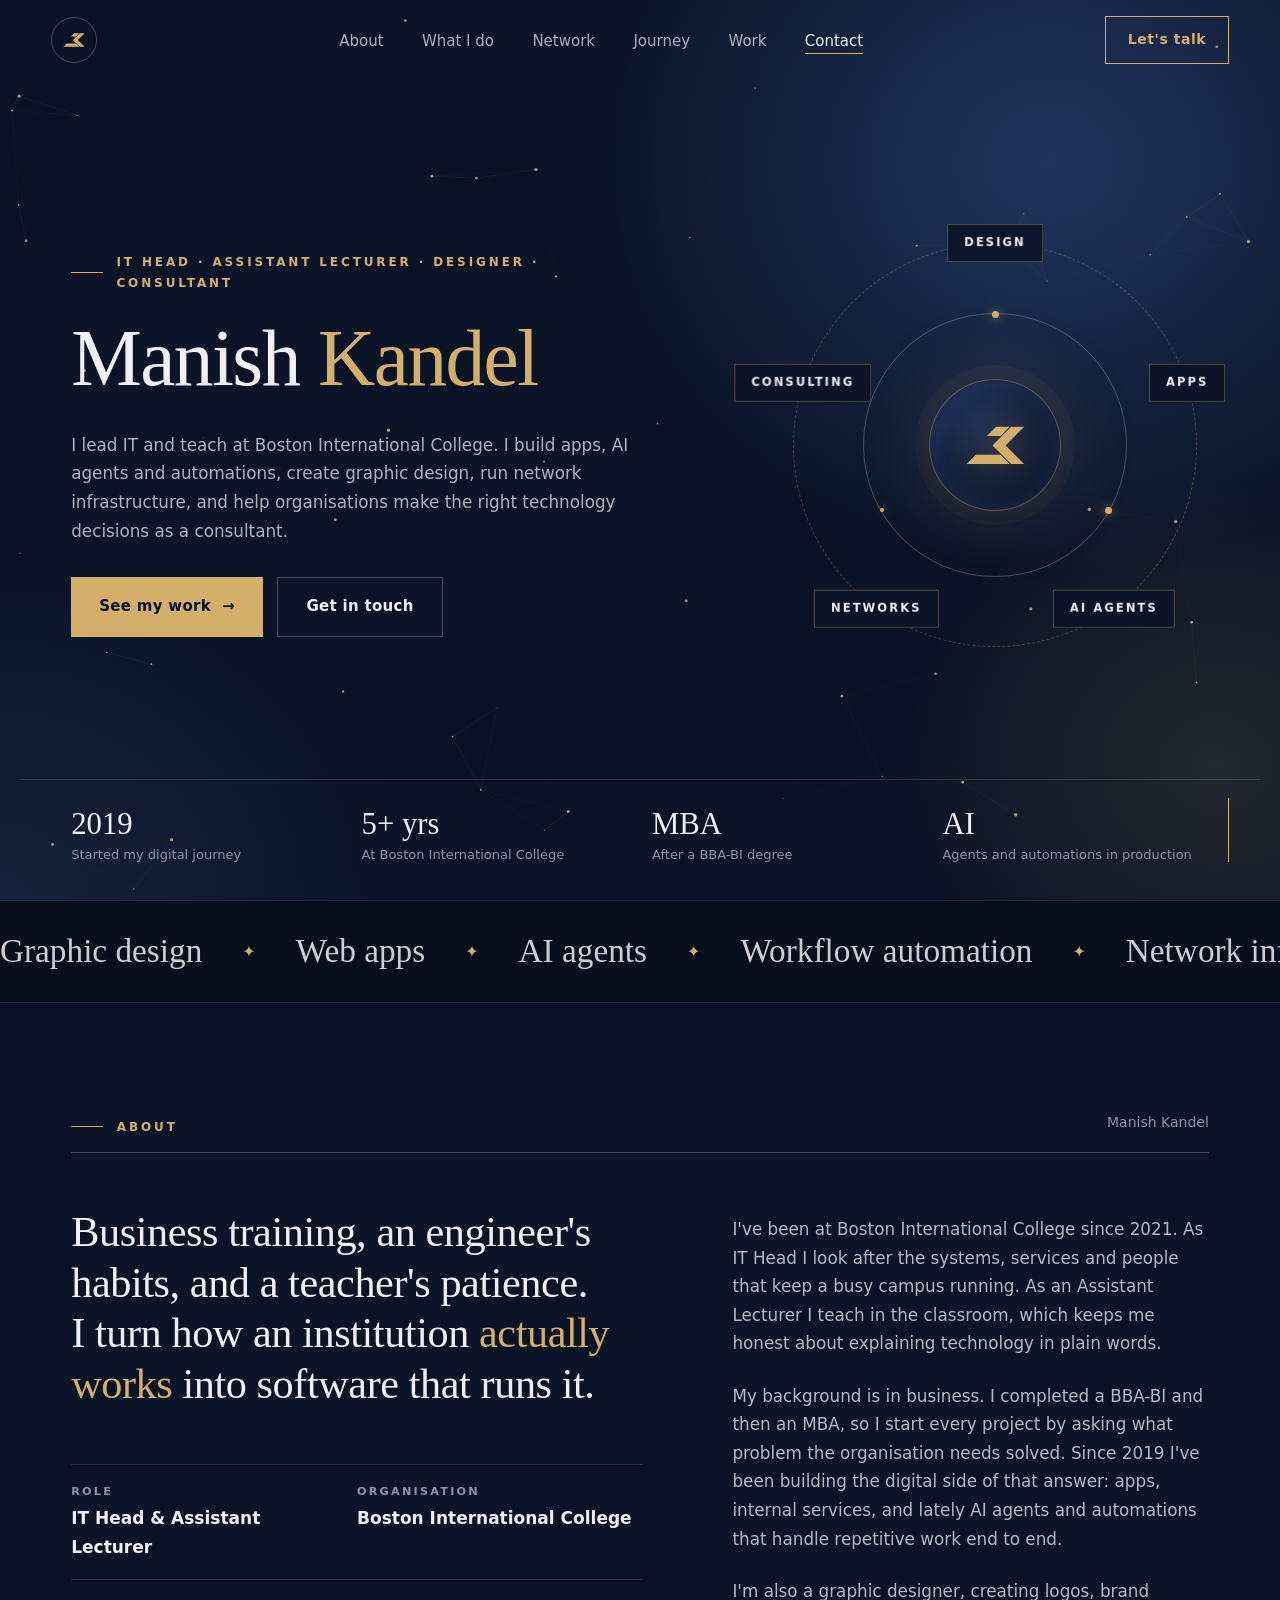
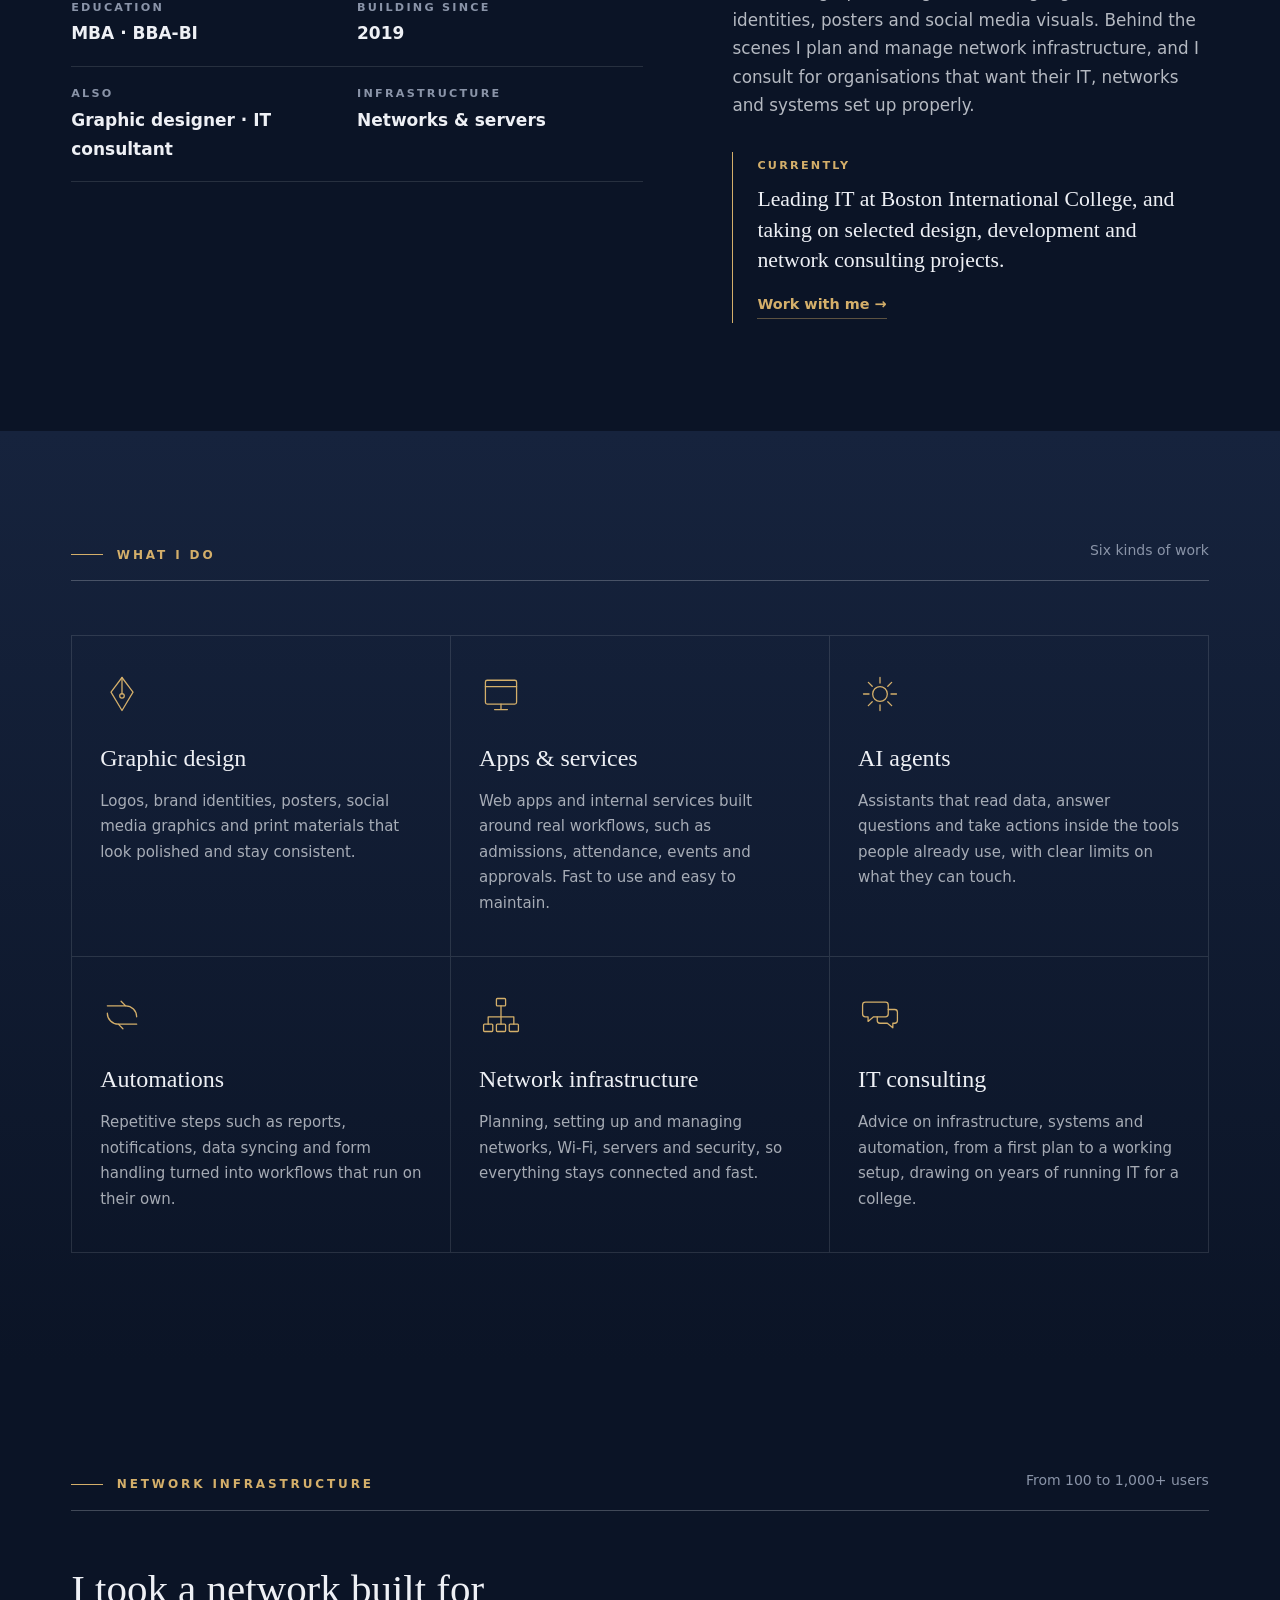
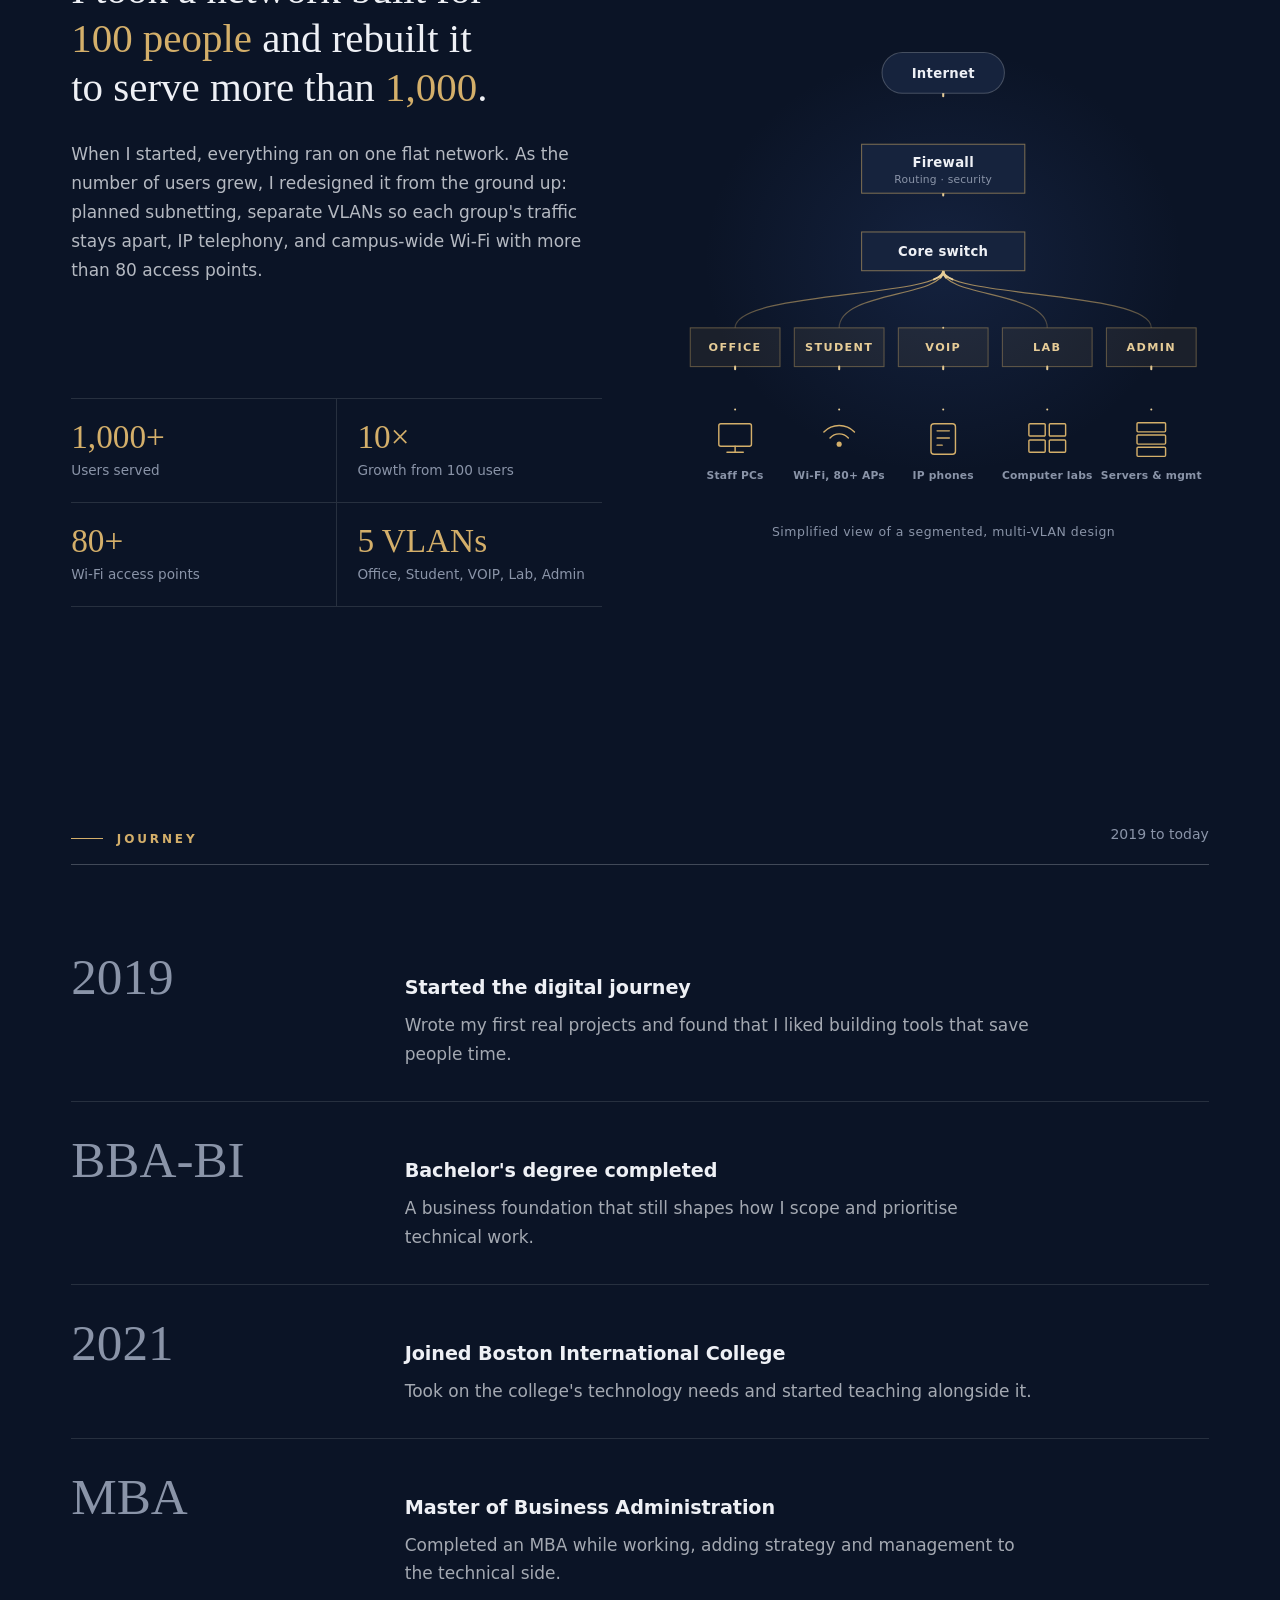
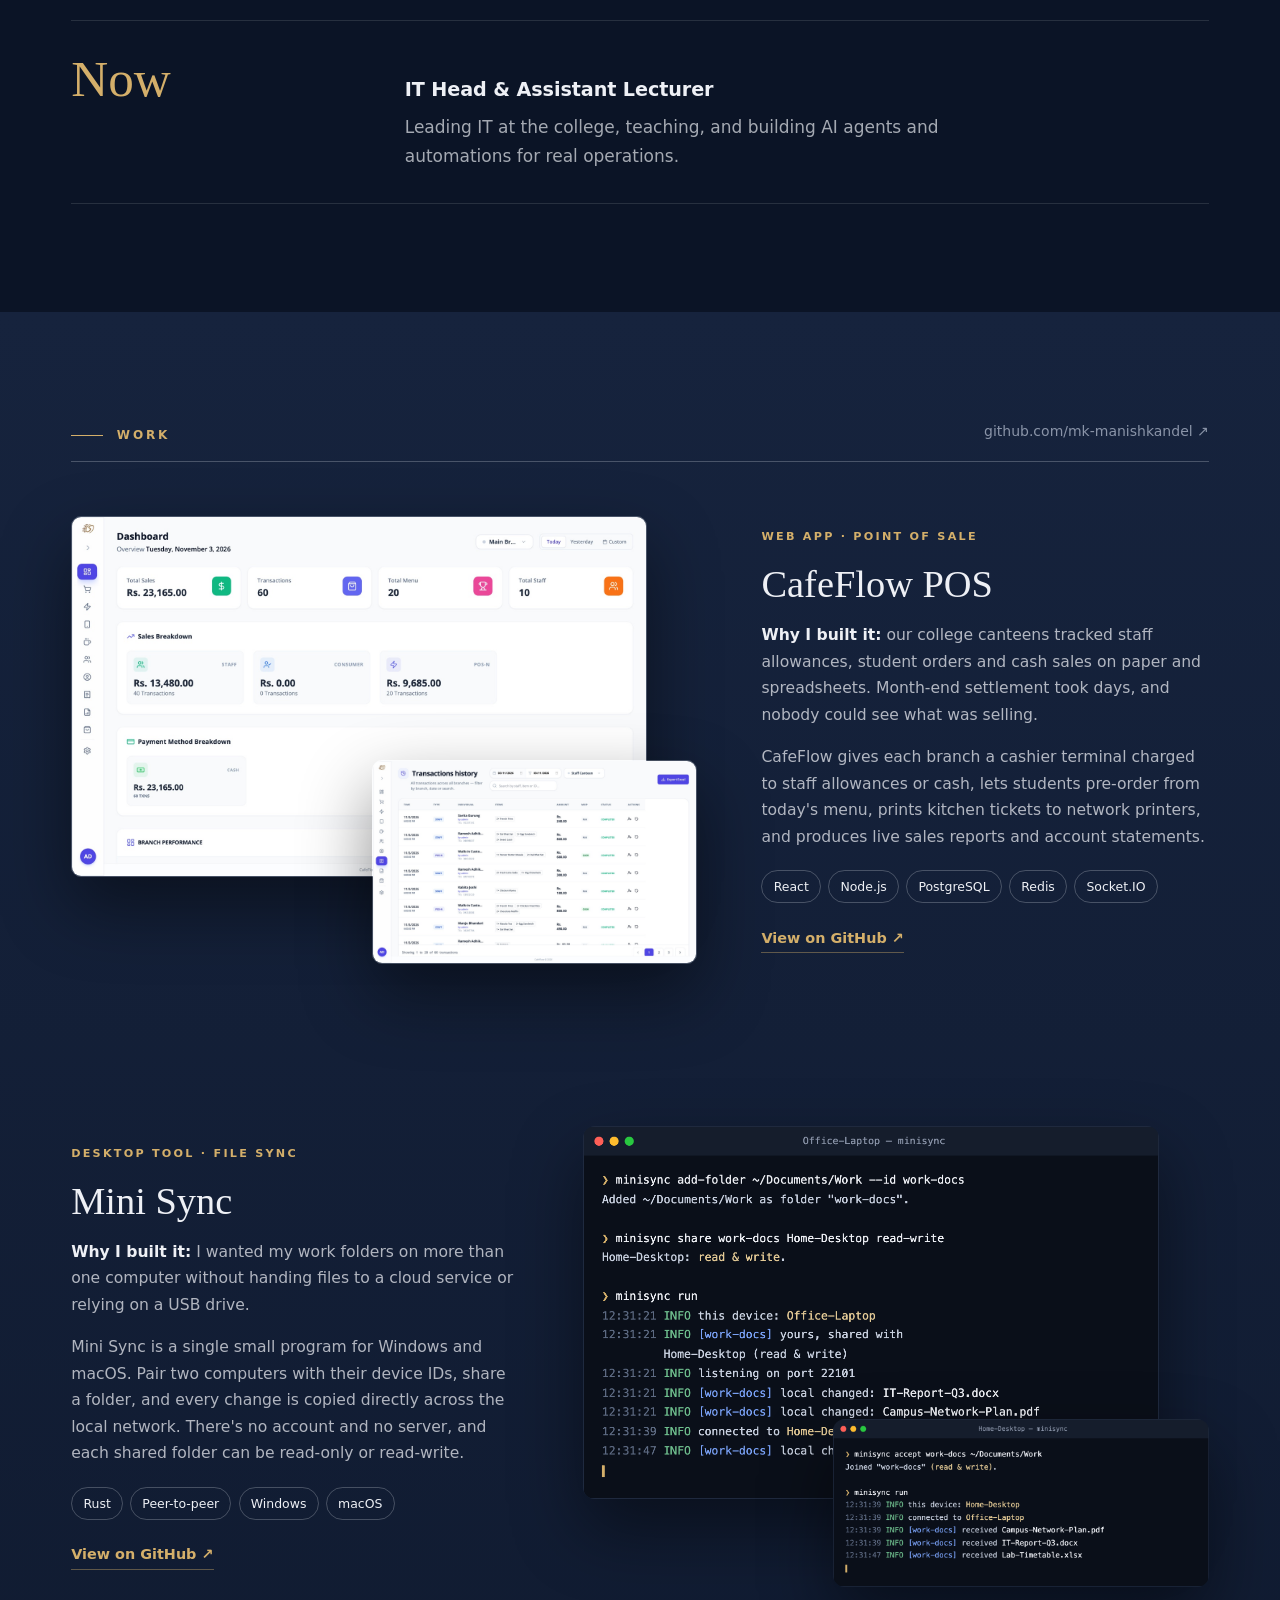
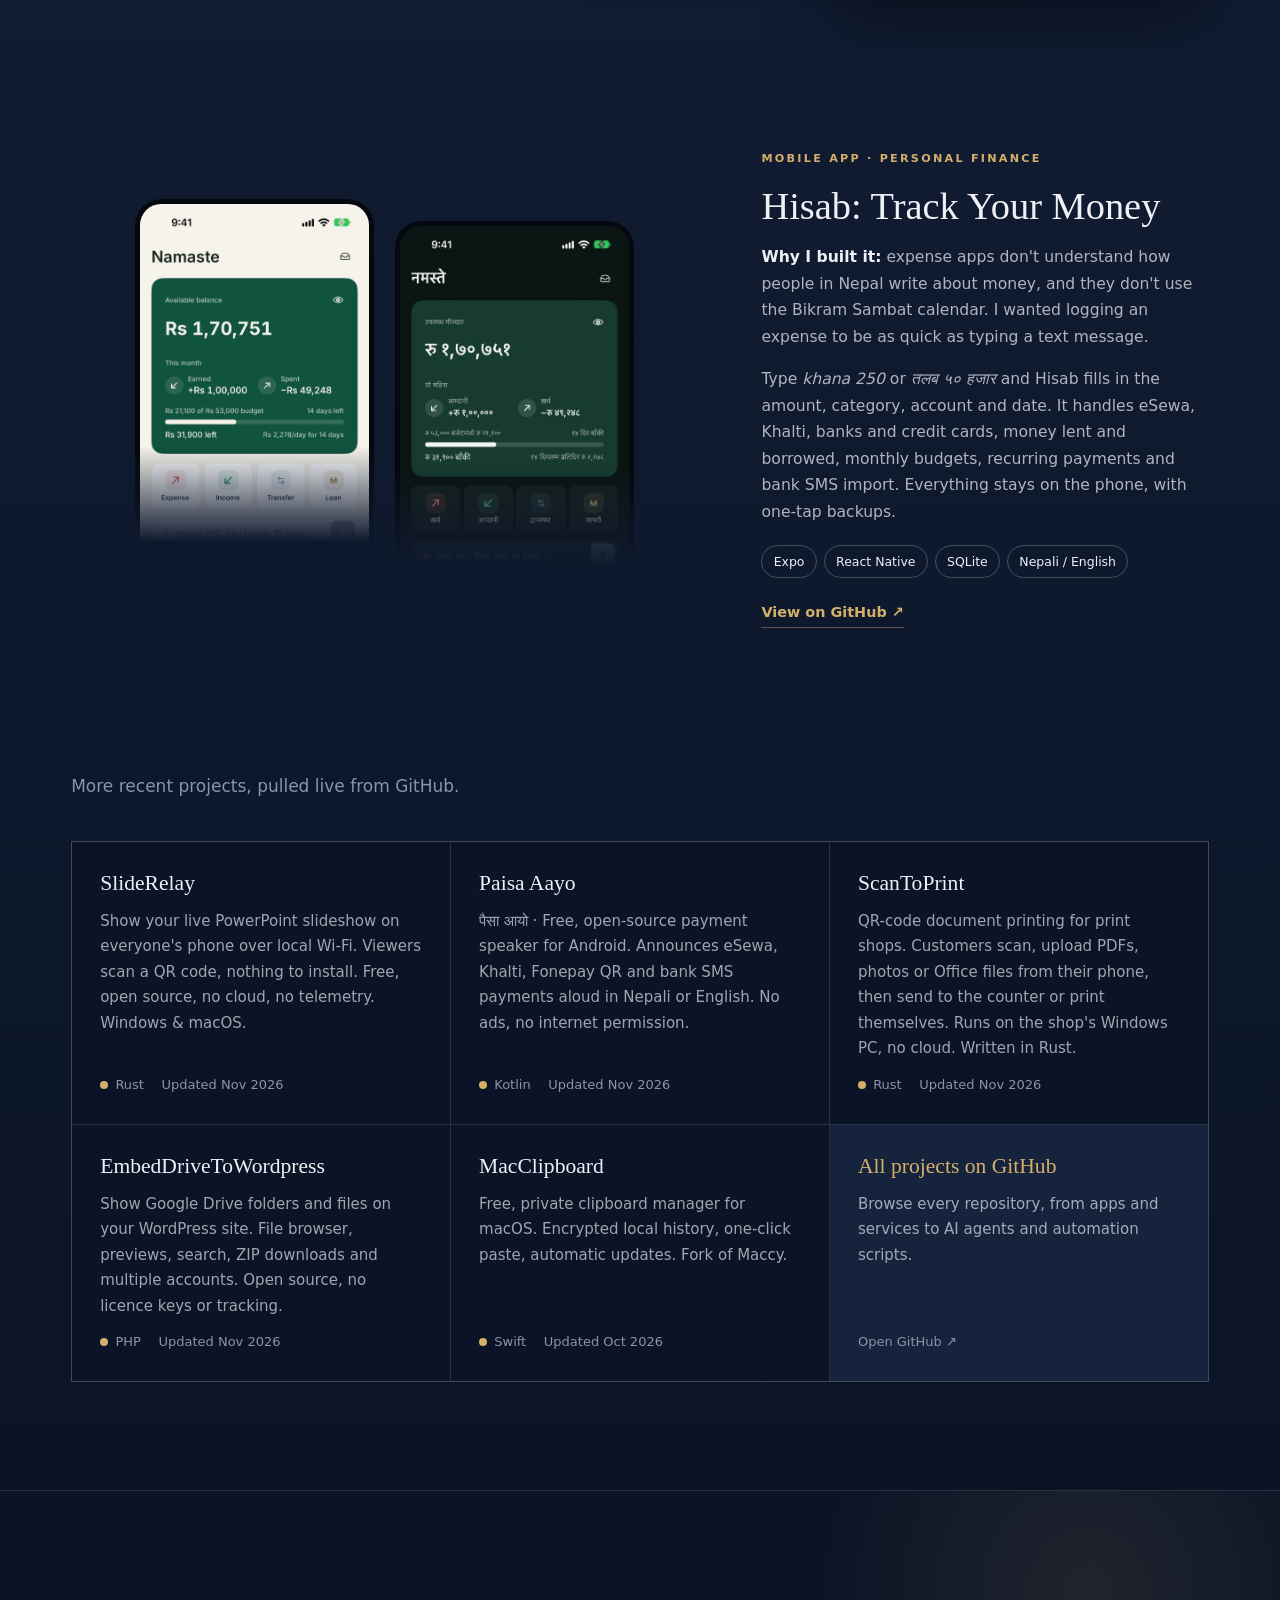
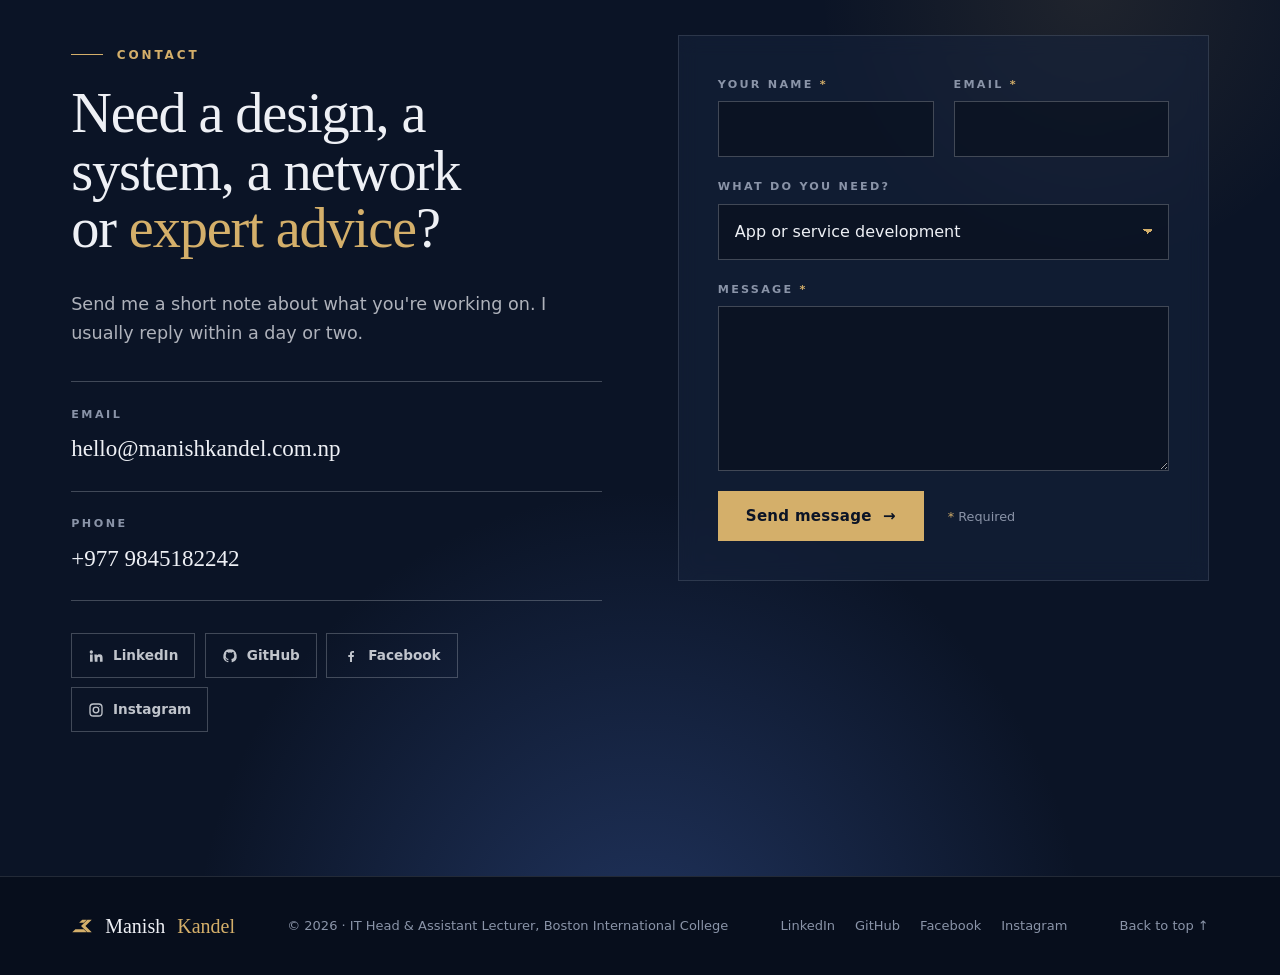
<file: index.html>
<!doctype html>
<html lang="en">
<head>
  <meta charset="utf-8">
  <meta name="viewport" content="width=device-width, initial-scale=1, viewport-fit=cover">
  <meta http-equiv="Content-Security-Policy" content="default-src 'self'; script-src 'self' 'sha256-qOhFsq0QMV2REqNwk5hGH5bZE9SkX6gt6yeyKdYPv+U=' https://static.cloudflareinsights.com; style-src 'self' 'unsafe-inline' https://fonts.googleapis.com; font-src https://fonts.gstatic.com; img-src 'self' data:; connect-src 'self' https://api.github.com https://api.web3forms.com https://cloudflareinsights.com; form-action 'self' https://api.web3forms.com; base-uri 'self'; object-src 'none'; manifest-src 'self'; upgrade-insecure-requests">
  <meta name="referrer" content="strict-origin-when-cross-origin">
  <title>Manish Kandel · IT Head & Assistant Lecturer</title>
  <meta name="description" content="Manish Kandel is IT Head and Assistant Lecturer at Boston International College. Graphic designer, developer of apps, AI agents and automations, network infrastructure manager and IT consultant.">
  <meta name="theme-color" content="#0B1426">
  <meta property="og:title" content="Manish Kandel">
  <meta property="og:description" content="IT Head & Assistant Lecturer at Boston International College. Graphic design, apps, AI agents, automations, network infrastructure and IT consulting.">
  <meta property="og:type" content="website">
  <meta property="og:url" content="https://manishkandel.com.np/">
  <meta property="og:site_name" content="Manish Kandel">
  <meta property="og:image" content="https://manishkandel.com.np/assets/og-image.png">
  <meta property="og:image:width" content="1200">
  <meta property="og:image:height" content="630">
  <meta property="og:image:alt" content="Manish Kandel: IT Head, Lecturer and Designer">
  <meta name="twitter:card" content="summary_large_image">
  <meta name="twitter:title" content="Manish Kandel">
  <meta name="twitter:description" content="IT Head & Assistant Lecturer at Boston International College. Graphic design, apps, AI agents, automations, network infrastructure and IT consulting.">
  <meta name="twitter:image" content="https://manishkandel.com.np/assets/og-image.png">
  <link rel="canonical" href="https://manishkandel.com.np/">
  <link rel="icon" href="assets/favicon.svg" type="image/svg+xml">
  <link rel="apple-touch-icon" href="assets/apple-touch-icon.png">
  <script type="application/ld+json">
  {
    "@context": "https://schema.org",
    "@type": "Person",
    "name": "Manish Kandel",
    "url": "https://manishkandel.com.np/",
    "image": "https://manishkandel.com.np/assets/og-image.png",
    "jobTitle": "IT Head & Assistant Lecturer",
    "worksFor": { "@type": "CollegeOrUniversity", "name": "Boston International College" },
    "email": "mailto:hello@manishkandel.com.np",
    "telephone": "+977 9845182242",
    "address": { "@type": "PostalAddress", "addressCountry": "NP" },
    "knowsAbout": ["Graphic design", "Web and mobile app development", "AI agents", "Workflow automation", "Network infrastructure", "VLAN design", "IT consulting"],
    "sameAs": [
      "https://www.linkedin.com/in/manish-kandel/",
      "https://github.com/mk-manishkandel",
      "https://www.facebook.com/maneskandel",
      "https://www.instagram.com/_manes"
    ]
  }
  </script>
  <link rel="preconnect" href="https://fonts.googleapis.com">
  <link rel="preconnect" href="https://fonts.gstatic.com" crossorigin>
  <link rel="stylesheet" href="https://fonts.googleapis.com/css2?family=Nunito+Sans:ital,opsz,wght@0,6..12,300..800;1,6..12,300..800&family=Prata&display=swap">
  <script>document.documentElement.classList.add("js")</script>
  <link rel="stylesheet" href="assets/css/styles.css">
</head>
<body>
  <svg width="0" height="0" style="position:absolute" aria-hidden="true">
    <symbol id="mk-logo" viewBox="0 0 512 512"><polygon points="368.9 109.37 261.37 109.37 188.73 182.01 296.26 182.01 368.9 109.37"/><polygon points="482.71 109.37 379.99 109.37 233.36 256 379.99 402.63 482.71 402.63 336.08 256 482.71 109.37"/><polygon points="29.29 401.95 368.9 401.95 296.26 329.31 101.92 329.31 29.29 401.95"/></symbol>
  </svg>
  <a class="skip" href="#main">Skip to content</a>

  <!-- Page-load curtain -->
  <div class="curtain" aria-hidden="true">
    <svg class="curtain__mark" role="img" aria-label="MK"><use href="#mk-logo"/></svg>
  </div>

  <header class="nav" id="nav">
    <div class="nav__bar">
      <a class="nav__mark" href="#top" aria-label="Manish Kandel, back to top">
        <svg class="nav__logo" aria-hidden="true"><use href="#mk-logo"/></svg>
      </a>
      <nav aria-label="Primary">
        <ul class="nav__links">
          <li><a href="#about">About</a></li>
          <li><a href="#build">What I do</a></li>
          <li><a href="#network">Network</a></li>
          <li><a href="#journey">Journey</a></li>
          <li><a href="#work">Work</a></li>
          <li><a href="#contact">Contact</a></li>
        </ul>
      </nav>
      <a class="nav__cta" href="#contact">Let's talk</a>
      <button class="nav__toggle" id="navToggle" aria-expanded="false" aria-controls="navPanel" aria-label="Open menu">
        <span></span><span></span>
      </button>
    </div>
    <div class="nav__panel" id="navPanel" hidden>
      <ul>
        <li><a href="#about">About</a></li>
        <li><a href="#build">What I do</a></li>
        <li><a href="#network">Network</a></li>
        <li><a href="#journey">Journey</a></li>
        <li><a href="#work">Work</a></li>
        <li><a href="#contact">Contact</a></li>
      </ul>
    </div>
  </header>

  <main id="main">
    <!-- ============ HERO ============ -->
    <section class="hero" id="top">
      <canvas class="hero__canvas" id="heroCanvas" aria-hidden="true"></canvas>
      <div class="hero__glow" aria-hidden="true"></div>
      <div class="wrap hero__inner">
        <div class="hero__copy">
        <p class="eyebrow hero__eyebrow" data-load>IT Head · Assistant Lecturer · Designer · Consultant</p>
        <h1 class="hero__name">
          <span class="line"><span data-load>Manish</span></span> <span class="line"><span class="gold" data-load>Kandel</span></span>
        </h1>
        <p class="hero__lede" data-load>
          I lead IT and teach at Boston International College. I build apps, AI agents and automations, create graphic design, run network infrastructure, and help organisations make the right technology decisions as a consultant.
        </p>
        <div class="hero__ctas" data-load>
          <a class="btn btn--gold" href="#work">See my work <span class="btn__arr" aria-hidden="true">→</span></a>
          <a class="btn btn--ghost" href="#contact">Get in touch</a>
        </div>
        </div>
        <div class="orbit" id="orbit" data-load aria-hidden="true">
          <div class="orbit__ring orbit__ring--outer"></div>
          <div class="orbit__ring orbit__ring--mid"><i></i><i></i><i></i></div>
          <div class="orbit__track">
            <span class="orbit__item" style="--a: 0deg"><b>Design</b></span>
            <span class="orbit__item" style="--a: 72deg"><b>Apps</b></span>
            <span class="orbit__item" style="--a: 144deg"><b>AI agents</b></span>
            <span class="orbit__item" style="--a: 216deg"><b>Networks</b></span>
            <span class="orbit__item" style="--a: 288deg"><b>Consulting</b></span>
          </div>
          <div class="orbit__core"><svg><use href="#mk-logo"/></svg></div>
        </div>
      </div>
      <div class="wrap hero__stats" data-load>
        <div class="stat"><strong data-count="2019">2019</strong><small>Started my digital journey</small></div>
        <div class="stat"><strong><span data-count="5">5</span>+ yrs</strong><small>At Boston International College</small></div>
        <div class="stat"><strong>MBA</strong><small>After a BBA-BI degree</small></div>
        <div class="stat"><strong>AI</strong><small>Agents and automations in production</small></div>
      </div>
      <a class="hero__scroll" href="#about" aria-label="Scroll to About"><span></span></a>
    </section>

    <!-- ============ MARQUEE ============ -->
    <div class="marquee" aria-hidden="true">
      <div class="marquee__track">
        <span>Graphic design</span><i>✦</i><span>Web apps</span><i>✦</i><span>AI agents</span><i>✦</i><span>Workflow automation</span><i>✦</i><span>Network infrastructure</span><i>✦</i><span>IT consulting</span><i>✦</i><span>Teaching</span><i>✦</i>
        <span>Graphic design</span><i>✦</i><span>Web apps</span><i>✦</i><span>AI agents</span><i>✦</i><span>Workflow automation</span><i>✦</i><span>Network infrastructure</span><i>✦</i><span>IT consulting</span><i>✦</i><span>Teaching</span><i>✦</i>
      </div>
    </div>

    <!-- ============ ABOUT ============ -->
    <section class="section" id="about">
      <div class="wrap">
        <header class="sec-head reveal">
          <span class="eyebrow">About</span>
          <span class="sec-head__idx">Manish Kandel</span>
        </header>
        <div class="about">
          <div class="about__main">
            <h2 class="about__lead reveal">
              Business training, an engineer's habits, and a teacher's patience. I turn how an institution <span class="gold">actually works</span> into software that runs it.
            </h2>
            <dl class="facts reveal">
              <div><dt>Role</dt><dd>IT Head &amp; Assistant Lecturer</dd></div>
              <div><dt>Organisation</dt><dd>Boston International College</dd></div>
              <div><dt>Education</dt><dd>MBA · BBA-BI</dd></div>
              <div><dt>Building since</dt><dd>2019</dd></div>
              <div><dt>Also</dt><dd>Graphic designer · IT consultant</dd></div>
              <div><dt>Infrastructure</dt><dd>Networks &amp; servers</dd></div>
            </dl>
          </div>
          <div class="about__body">
            <p class="reveal">I've been at Boston International College since 2021. As IT Head I look after the systems, services and people that keep a busy campus running. As an Assistant Lecturer I teach in the classroom, which keeps me honest about explaining technology in plain words.</p>
            <p class="reveal">My background is in business. I completed a BBA-BI and then an MBA, so I start every project by asking what problem the organisation needs solved. Since 2019 I've been building the digital side of that answer: apps, internal services, and lately AI agents and automations that handle repetitive work end to end.</p>
            <p class="reveal">I'm also a graphic designer, creating logos, brand identities, posters and social media visuals. Behind the scenes I plan and manage network infrastructure, and I consult for organisations that want their IT, networks and systems set up properly.</p>
            <div class="about__now reveal">
              <span class="about__now-label">Currently</span>
              <p>Leading IT at Boston International College, and taking on selected design, development and network consulting projects.</p>
              <a class="case__link" href="#contact">Work with me →</a>
            </div>
          </div>
        </div>
      </div>
    </section>

    <!-- ============ WHAT I BUILD ============ -->
    <section class="section section--panel" id="build">
      <div class="wrap">
        <header class="sec-head reveal">
          <span class="eyebrow">What I do</span>
          <span class="sec-head__idx">Six kinds of work</span>
        </header>
        <div class="services">
          <article class="service reveal">
            <svg class="service__icon" viewBox="0 0 48 48" aria-hidden="true"><path d="M24 6 12 22l12 20 12-20z"/><path d="M24 6v18"/><circle cx="24" cy="26" r="2.5"/></svg>
            <h3>Graphic design</h3>
            <p>Logos, brand identities, posters, social media graphics and print materials that look polished and stay consistent.</p>
          </article>
          <article class="service reveal">
            <svg class="service__icon" viewBox="0 0 48 48" aria-hidden="true"><rect x="7" y="9" width="34" height="26" rx="2"/><path d="M7 16h34M17 41h14M24 35v6"/></svg>
            <h3>Apps &amp; services</h3>
            <p>Web apps and internal services built around real workflows, such as admissions, attendance, events and approvals. Fast to use and easy to maintain.</p>
          </article>
          <article class="service reveal">
            <svg class="service__icon" viewBox="0 0 48 48" aria-hidden="true"><circle cx="24" cy="24" r="8"/><path d="M24 6v6M24 36v6M6 24h6M36 24h6M11.3 11.3l4.2 4.2M32.5 32.5l4.2 4.2M11.3 36.7l4.2-4.2M32.5 15.5l4.2-4.2"/></svg>
            <h3>AI agents</h3>
            <p>Assistants that read data, answer questions and take actions inside the tools people already use, with clear limits on what they can touch.</p>
          </article>
          <article class="service reveal">
            <svg class="service__icon" viewBox="0 0 48 48" aria-hidden="true"><path d="M8 14h20l-5-5M40 34H20l5 5"/><path d="M28 14a12 12 0 0 1 12 12M20 34A12 12 0 0 1 8 22"/></svg>
            <h3>Automations</h3>
            <p>Repetitive steps such as reports, notifications, data syncing and form handling turned into workflows that run on their own.</p>
          </article>
          <article class="service reveal">
            <svg class="service__icon" viewBox="0 0 48 48" aria-hidden="true"><rect x="19" y="6" width="10" height="8" rx="1"/><rect x="5" y="34" width="10" height="8" rx="1"/><rect x="19" y="34" width="10" height="8" rx="1"/><rect x="33" y="34" width="10" height="8" rx="1"/><path d="M24 14v20M10 34v-8h28v8"/></svg>
            <h3>Network infrastructure</h3>
            <p>Planning, setting up and managing networks, Wi-Fi, servers and security, so everything stays connected and fast.</p>
          </article>
          <article class="service reveal">
            <svg class="service__icon" viewBox="0 0 48 48" aria-hidden="true"><path d="M8 10h22a3 3 0 0 1 3 3v10a3 3 0 0 1-3 3H17l-6 5v-5H8a3 3 0 0 1-3-3V13a3 3 0 0 1 3-3z"/><path d="M33 18h7a3 3 0 0 1 3 3v9a3 3 0 0 1-3 3h-2v5l-6-5h-8a3 3 0 0 1-3-3v-4"/></svg>
            <h3>IT consulting</h3>
            <p>Advice on infrastructure, systems and automation, from a first plan to a working setup, drawing on years of running IT for a college.</p>
          </article>
        </div>
      </div>
    </section>

    <!-- ============ NETWORK ============ -->
    <section class="section net" id="network">
      <div class="wrap">
        <header class="sec-head reveal">
          <span class="eyebrow">Network infrastructure</span>
          <span class="sec-head__idx">From 100 to 1,000+ users</span>
        </header>
        <div class="net__grid">
          <div class="net__copy">
            <h2 class="net__lead reveal">I took a network built for <span class="gold">100 people</span> and rebuilt it to serve more than <span class="gold">1,000</span>.</h2>
            <p class="reveal">When I started, everything ran on one flat network. As the number of users grew, I redesigned it from the ground up: planned subnetting, separate VLANs so each group's traffic stays apart, IP telephony, and campus-wide Wi-Fi with more than 80 access points.</p>
            <p class="reveal">The result is a network that is faster, easier to troubleshoot, more secure, and ready to keep growing.</p>
            <ul class="net__stats reveal">
              <li><strong>1,000+</strong><span>Users served</span></li>
              <li><strong>10×</strong><span>Growth from 100 users</span></li>
              <li><strong>80+</strong><span>Wi-Fi access points</span></li>
              <li><strong>5 VLANs</strong><span>Office, Student, VOIP, Lab, Admin</span></li>
            </ul>
          </div>
          <figure class="topo reveal" aria-label="Diagram: internet connects to a firewall and core switch, which feeds five VLANs: Office for staff PCs, Student for Wi-Fi with 80+ access points, VOIP for IP phones, Lab for computer labs, and Admin for servers and management.">
            <svg viewBox="0 0 520 470" role="img" aria-hidden="true">
              <defs>
                <linearGradient id="topoLine" x1="0" y1="0" x2="0" y2="1"><stop offset="0" stop-color="#D4AF6A" stop-opacity=".9"/><stop offset="1" stop-color="#D4AF6A" stop-opacity=".25"/></linearGradient>
              </defs>
              <!-- links -->
              <g class="topo__links" stroke="url(#topoLine)" fill="none" stroke-width="1.2">
                <path d="M260 62 V112"/>
                <path d="M260 160 V198"/>
                <path d="M260 236 C260 262, 56 256, 56 292"/>
                <path d="M260 236 C260 262, 158 256, 158 292"/>
                <path d="M260 236 C260 262, 260 256, 260 292"/>
                <path d="M260 236 C260 262, 362 256, 362 292"/>
                <path d="M260 236 C260 262, 464 256, 464 292"/>
                <path d="M56 330 V372"/><path d="M158 330 V372"/><path d="M260 330 V372"/><path d="M362 330 V372"/><path d="M464 330 V372"/>
              </g>
              <!-- moving packets -->
              <g class="topo__flow" fill="none" stroke="#E6CC97" stroke-width="2" stroke-linecap="round">
                <path pathLength="100" d="M260 62 V112"/>
                <path pathLength="100" d="M260 160 V198"/>
                <path pathLength="100" d="M260 236 C260 262, 56 256, 56 292" style="animation-delay:-.6s"/>
                <path pathLength="100" d="M260 236 C260 262, 158 256, 158 292" style="animation-delay:-1.4s"/>
                <path pathLength="100" d="M260 236 C260 262, 260 256, 260 292" style="animation-delay:-.9s"/>
                <path pathLength="100" d="M260 236 C260 262, 362 256, 362 292" style="animation-delay:-2s"/>
                <path pathLength="100" d="M260 236 C260 262, 464 256, 464 292" style="animation-delay:-1.2s"/>
                <path pathLength="100" d="M56 330 V372" style="animation-delay:-.3s"/><path pathLength="100" d="M158 330 V372" style="animation-delay:-1.1s"/><path pathLength="100" d="M260 330 V372" style="animation-delay:-1.7s"/><path pathLength="100" d="M362 330 V372" style="animation-delay:-.5s"/><path pathLength="100" d="M464 330 V372" style="animation-delay:-2.2s"/>
              </g>
              <!-- nodes -->
              <g class="topo__node"><rect x="200" y="22" width="120" height="40" rx="20"/><text x="260" y="47">Internet</text></g>
              <g class="topo__node topo__node--key"><rect x="180" y="112" width="160" height="48"/><text x="260" y="134">Firewall</text><text class="sub" x="260" y="150">Routing · security</text></g>
              <g class="topo__node topo__node--key"><rect x="180" y="198" width="160" height="38"/><text x="260" y="222">Core switch</text></g>
              <g class="topo__node topo__node--vlan"><rect x="12" y="292" width="88" height="38"/><text x="56" y="315">Office</text></g>
              <g class="topo__node topo__node--vlan"><rect x="114" y="292" width="88" height="38"/><text x="158" y="315">Student</text></g>
              <g class="topo__node topo__node--vlan"><rect x="216" y="292" width="88" height="38"/><text x="260" y="315">VOIP</text></g>
              <g class="topo__node topo__node--vlan"><rect x="318" y="292" width="88" height="38"/><text x="362" y="315">Lab</text></g>
              <g class="topo__node topo__node--vlan"><rect x="420" y="292" width="88" height="38"/><text x="464" y="315">Admin</text></g>
              <!-- endpoints -->
              <g class="topo__end" transform="translate(56 400)">
                <rect x="-16" y="-14" width="32" height="22" rx="2"/><path d="M-8 14 h16 M0 8 v6"/>
                <text y="40">Staff PCs</text>
              </g>
              <g class="topo__end" transform="translate(158 400)">
                <path d="M-15 -6 a21 21 0 0 1 30 0 M-9 0 a12 12 0 0 1 18 0"/><circle cx="0" cy="6" r="2.5"/>
                <text y="40">Wi-Fi, 80+ APs</text>
              </g>
              <g class="topo__end" transform="translate(260 400)">
                <rect x="-12" y="-14" width="24" height="30" rx="3"/><path d="M-6 -7 h12 M-6 0 h12 M-6 7 h5"/>
                <text y="40">IP phones</text>
              </g>
              <g class="topo__end" transform="translate(362 400)">
                <rect x="-18" y="-14" width="16" height="12" rx="1"/><rect x="2" y="-14" width="16" height="12" rx="1"/><rect x="-18" y="2" width="16" height="12" rx="1"/><rect x="2" y="2" width="16" height="12" rx="1"/>
                <text y="40">Computer labs</text>
              </g>
              <g class="topo__end" transform="translate(464 400)">
                <rect x="-14" y="-15" width="28" height="9" rx="1"/><rect x="-14" y="-3" width="28" height="9" rx="1"/><rect x="-14" y="9" width="28" height="9" rx="1"/>
                <text y="40">Servers &amp; mgmt</text>
              </g>
            </svg>
            <figcaption>Simplified view of a segmented, multi-VLAN design</figcaption>
          </figure>
        </div>
      </div>
    </section>

    <!-- ============ JOURNEY ============ -->
    <section class="section" id="journey">
      <div class="wrap">
        <header class="sec-head reveal">
          <span class="eyebrow">Journey</span>
          <span class="sec-head__idx">2019 to today</span>
        </header>
        <ol class="timeline">
          <li class="stop reveal">
            <span class="stop__year">2019</span>
            <div class="stop__body">
              <h3>Started the digital journey</h3>
              <p>Wrote my first real projects and found that I liked building tools that save people time.</p>
            </div>
          </li>
          <li class="stop reveal">
            <span class="stop__year">BBA-BI</span>
            <div class="stop__body">
              <h3>Bachelor's degree completed</h3>
              <p>A business foundation that still shapes how I scope and prioritise technical work.</p>
            </div>
          </li>
          <li class="stop reveal">
            <span class="stop__year">2021</span>
            <div class="stop__body">
              <h3>Joined Boston International College</h3>
              <p>Took on the college's technology needs and started teaching alongside it.</p>
            </div>
          </li>
          <li class="stop reveal">
            <span class="stop__year">MBA</span>
            <div class="stop__body">
              <h3>Master of Business Administration</h3>
              <p>Completed an MBA while working, adding strategy and management to the technical side.</p>
            </div>
          </li>
          <li class="stop stop--now reveal">
            <span class="stop__year">Now</span>
            <div class="stop__body">
              <h3>IT Head &amp; Assistant Lecturer</h3>
              <p>Leading IT at the college, teaching, and building AI agents and automations for real operations.</p>
            </div>
          </li>
        </ol>
      </div>
    </section>

    <!-- ============ WORK (live from GitHub) ============ -->
    <section class="section section--panel" id="work">
      <div class="wrap">
        <header class="sec-head reveal">
          <span class="eyebrow">Work</span>
          <a class="sec-head__idx link" href="https://github.com/mk-manishkandel" target="_blank" rel="noopener">github.com/mk-manishkandel ↗</a>
        </header>
        <div class="cases">
          <article class="case reveal">
            <div class="case__media case__media--stack">
              <img src="assets/work/cafeflow-dashboard-main.jpg" alt="CafeFlow POS dashboard showing today's sales, transactions, menu items and staff" loading="lazy" width="1600" height="1000">
              <img class="case__float" src="assets/work/cafeflow-transactions.jpg" alt="CafeFlow transaction history" loading="lazy" width="1600" height="1000">
            </div>
            <div class="case__body">
              <span class="case__tag">Web app · Point of sale</span>
              <h3 class="case__title">CafeFlow POS</h3>
              <p><strong>Why I built it:</strong> our college canteens tracked staff allowances, student orders and cash sales on paper and spreadsheets. Month-end settlement took days, and nobody could see what was selling.</p>
              <p>CafeFlow gives each branch a cashier terminal charged to staff allowances or cash, lets students pre-order from today's menu, prints kitchen tickets to network printers, and produces live sales reports and account statements.</p>
              <ul class="case__stack"><li>React</li><li>Node.js</li><li>PostgreSQL</li><li>Redis</li><li>Socket.IO</li></ul>
              <a class="case__link" href="https://github.com/mk-manishkandel/POS-for-Restaurant" target="_blank" rel="noopener">View on GitHub ↗</a>
            </div>
          </article>

          <article class="case case--flip reveal">
            <div class="case__media case__media--stack case__media--term">
              <img src="assets/work/minisync-laptop.png" alt="Office laptop terminal: Mini Sync shares a work folder with the home desktop and watches it for changes" loading="lazy" width="1140" height="738">
              <img class="case__float" src="assets/work/minisync-desktop.png" alt="Home desktop terminal: Mini Sync connects to the office laptop and receives the changed files" loading="lazy" width="1140" height="509">
            </div>
            <div class="case__body">
              <span class="case__tag">Desktop tool · File sync</span>
              <h3 class="case__title">Mini Sync</h3>
              <p><strong>Why I built it:</strong> I wanted my work folders on more than one computer without handing files to a cloud service or relying on a USB drive.</p>
              <p>Mini Sync is a single small program for Windows and macOS. Pair two computers with their device IDs, share a folder, and every change is copied directly across the local network. There's no account and no server, and each shared folder can be read-only or read-write.</p>
              <ul class="case__stack"><li>Rust</li><li>Peer-to-peer</li><li>Windows</li><li>macOS</li></ul>
              <a class="case__link" href="https://github.com/mk-manishkandel/MiniSync" target="_blank" rel="noopener">View on GitHub ↗</a>
            </div>
          </article>

          <article class="case reveal">
            <div class="case__media case__media--app">
              <div class="phones">
                <img src="assets/work/hisab-home.jpg" alt="Hisab home screen in English: available balance, this month's income and spending, budget progress and the smart entry box" loading="lazy" width="515" height="760">
                <img src="assets/work/hisab-home-ne.jpg" alt="Hisab home screen in Nepali with Devanagari numerals, in dark mode" loading="lazy" width="515" height="760">
              </div>
            </div>
            <div class="case__body">
              <span class="case__tag">Mobile app · Personal finance</span>
              <h3 class="case__title">Hisab: Track Your Money</h3>
              <p><strong>Why I built it:</strong> expense apps don't understand how people in Nepal write about money, and they don't use the Bikram Sambat calendar. I wanted logging an expense to be as quick as typing a text message.</p>
              <p>Type <em>khana 250</em> or <em>तलब ५० हजार</em> and Hisab fills in the amount, category, account and date. It handles eSewa, Khalti, banks and credit cards, money lent and borrowed, monthly budgets, recurring payments and bank SMS import. Everything stays on the phone, with one-tap backups.</p>
              <ul class="case__stack"><li>Expo</li><li>React Native</li><li>SQLite</li><li>Nepali / English</li></ul>
              <a class="case__link" href="https://github.com/mk-manishkandel/TrackYourMoney" target="_blank" rel="noopener">View on GitHub ↗</a>
            </div>
          </article>
        </div>

        <p class="work__intro work__intro--more reveal">More recent projects, pulled live from GitHub.</p>
        <div class="repos" id="repos" aria-live="polite">
          <a class="repo repo--cta" href="https://github.com/mk-manishkandel" target="_blank" rel="noopener">
            <span class="repo__name">All projects on GitHub</span>
            <span class="repo__desc">Browse every repository, from apps and services to AI agents and automation scripts.</span>
            <span class="repo__meta">Open GitHub ↗</span>
          </a>
        </div>
      </div>
    </section>

    <!-- ============ CONTACT ============ -->
    <section class="contact" id="contact">
      <div class="contact__glow" aria-hidden="true"></div>
      <div class="wrap">
        <div class="contact__layout">
          <div class="contact__side">
            <div class="contact__head">
              <p class="eyebrow reveal">Contact</p>
              <h2 class="contact__title reveal">Need a design, a system, a network or <span class="gold">expert advice</span>?</h2>
            </div>
            <p class="contact__lede reveal">Send me a short note about what you're working on. I usually reply within a day or two.</p>
            <div class="channels reveal">
              <a class="channel" href="mailto:hello@manishkandel.com.np">
                <span class="channel__label">Email</span>
                <span class="channel__value">hello@manishkandel.com.np</span>
              </a>
              <a class="channel" href="tel:+9779845182242">
                <span class="channel__label">Phone</span>
                <span class="channel__value">+977 9845182242</span>
              </a>
            </div>
            <ul class="socials reveal" aria-label="Social profiles">
              <li><a href="https://www.linkedin.com/in/manish-kandel/" target="_blank" rel="noopener" aria-label="LinkedIn"><svg viewBox="0 0 24 24" aria-hidden="true"><path d="M4.98 3.5a2.5 2.5 0 1 1 0 5 2.5 2.5 0 0 1 0-5zM3 9.75h4v11H3zM9.5 9.75h3.8v1.6h.06c.53-.95 1.83-1.95 3.76-1.95 4.02 0 4.76 2.5 4.76 5.75v5.6h-4v-4.96c0-1.18-.02-2.7-1.7-2.7-1.7 0-1.96 1.28-1.96 2.6v5.06h-4z"/></svg><span>LinkedIn</span></a></li>
              <li><a href="https://github.com/mk-manishkandel" target="_blank" rel="noopener" aria-label="GitHub"><svg viewBox="0 0 24 24" aria-hidden="true"><path d="M12 2a10 10 0 0 0-3.16 19.49c.5.09.68-.22.68-.48v-1.7c-2.78.6-3.37-1.34-3.37-1.34-.46-1.16-1.11-1.47-1.11-1.47-.9-.62.07-.6.07-.6 1 .07 1.53 1.03 1.53 1.03.89 1.53 2.34 1.09 2.91.83.09-.65.35-1.09.63-1.34-2.22-.25-4.55-1.11-4.55-4.94 0-1.09.39-1.98 1.03-2.68-.1-.25-.45-1.27.1-2.65 0 0 .84-.27 2.75 1.02a9.5 9.5 0 0 1 5 0c1.91-1.29 2.75-1.02 2.75-1.02.55 1.38.2 2.4.1 2.65.64.7 1.03 1.59 1.03 2.68 0 3.84-2.34 4.68-4.57 4.93.36.31.68.92.68 1.85v2.74c0 .27.18.58.69.48A10 10 0 0 0 12 2z"/></svg><span>GitHub</span></a></li>
              <li><a href="https://www.facebook.com/maneskandel" target="_blank" rel="noopener" aria-label="Facebook"><svg viewBox="0 0 24 24" aria-hidden="true"><path d="M13.5 21v-7.5h2.53l.38-2.94H13.5V8.69c0-.85.24-1.43 1.46-1.43h1.56V4.63c-.27-.04-1.2-.12-2.27-.12-2.25 0-3.79 1.37-3.79 3.9v2.15H7.92v2.94h2.54V21z"/></svg><span>Facebook</span></a></li>
              <li><a href="https://www.instagram.com/_manes" target="_blank" rel="noopener" aria-label="Instagram"><svg viewBox="0 0 24 24" aria-hidden="true" class="ig"><rect x="3" y="3" width="18" height="18" rx="5"/><circle cx="12" cy="12" r="4.2"/><circle cx="17.4" cy="6.6" r=".6" class="dot"/></svg><span>Instagram</span></a></li>
            </ul>
          </div>
          <form class="form reveal" id="contactForm" novalidate>
            <div class="form__row">
              <div class="field">
                <label for="cf-name">Your name <span class="req" aria-hidden="true">*</span></label>
                <input id="cf-name" name="name" type="text" autocomplete="name" required>
              </div>
              <div class="field">
                <label for="cf-email">Email <span class="req" aria-hidden="true">*</span></label>
                <input id="cf-email" name="email" type="email" autocomplete="email" required>
              </div>
            </div>
            <div class="field">
              <label for="cf-topic">What do you need?</label>
              <select id="cf-topic" name="topic">
                <option>App or service development</option>
                <option>AI agent or automation</option>
                <option>Network infrastructure</option>
                <option>IT consulting</option>
                <option>Graphic design</option>
                <option>Something else</option>
              </select>
            </div>
            <div class="field">
              <label for="cf-message">Message <span class="req" aria-hidden="true">*</span></label>
              <textarea id="cf-message" name="message" rows="5" required></textarea>
            </div>
            <input type="text" name="_honey" class="form__hp" tabindex="-1" autocomplete="off" aria-hidden="true">
            <div class="form__foot">
              <button class="btn btn--gold" type="submit"><span class="form__btn-label">Send message</span> <span class="btn__arr" aria-hidden="true">→</span></button>
              <p class="form__note"><span class="req" aria-hidden="true">*</span> Required</p>
              <p class="form__status" id="cf-status" role="status" aria-live="polite"></p>
            </div>
          </form>
        </div>
      </div>
    </section>
  </main>

  <footer class="footer">
    <div class="wrap footer__inner">
      <span class="footer__mark"><svg class="footer__logo" aria-hidden="true"><use href="#mk-logo"/></svg>Manish <span class="gold">Kandel</span></span>
      <span>© <span id="year">2026</span> · IT Head &amp; Assistant Lecturer, Boston International College</span>
      <span class="footer__social"><a href="https://www.linkedin.com/in/manish-kandel/" target="_blank" rel="noopener">LinkedIn</a><a href="https://github.com/mk-manishkandel" target="_blank" rel="noopener">GitHub</a><a href="https://www.facebook.com/maneskandel" target="_blank" rel="noopener">Facebook</a><a href="https://www.instagram.com/_manes" target="_blank" rel="noopener">Instagram</a></span>
      <a href="#top" class="footer__top">Back to top ↑</a>
    </div>
  </footer>

  <script defer src="assets/js/vendor/lenis.min.js"></script>
  <script defer src="assets/js/main.js"></script>
  <!-- Cloudflare Web Analytics --><script type='module' src='https://static.cloudflareinsights.com/beacon.min.js' data-cf-beacon='{"token": "d8ae51897bb345969594399583f7f473"}'></script><!-- End Cloudflare Web Analytics -->
</body>
</html>
</file>
<file: assets/css/styles.css>
/* ==========================================================
   Manish Kandel — Personal site
   Palette: Royal Navy & Gold · Type: Prata + Nunito Sans
   ========================================================== */

:root {
  /* Color */
  --midnight: #0B1426;   /* page background */
  --ink-navy: #16233D;   /* panels, cards */
  --deep: #070E1C;       /* deepest areas, footer */
  --frost: #EEF0F5;      /* main text */
  --steel: #8A94A8;      /* secondary text */
  --gold: #D4AF6A;       /* accent */
  --gold-soft: #E6CC97;  /* accent hover */
  --cobalt: #365496;     /* glows */
  --line: rgba(238, 240, 245, .12);
  --line-strong: rgba(238, 240, 245, .24);

  /* Type */
  --display: "Prata", "Didot", "Bodoni 72", Georgia, serif;
  --sans: "Nunito Sans", system-ui, -apple-system, "Segoe UI", sans-serif;

  /* Layout & motion */
  --max: 1240px;
  --gutter: clamp(1.25rem, 4vw, 3.5rem);
  --nav-h: 80px;
  --ease: cubic-bezier(.22, .8, .2, 1);
  --ease-io: cubic-bezier(.76, 0, .24, 1);

  color-scheme: dark;
}

/* ---------- Base ---------- */
*, *::before, *::after { box-sizing: border-box; }
html { -webkit-text-size-adjust: 100%; }
html.lenis, html.lenis body { height: auto; }
.lenis.lenis-smooth { scroll-behavior: auto !important; }
.lenis.lenis-stopped { overflow: hidden; }
body {
  margin: 0;
  background: var(--midnight);
  color: var(--frost);
  font-family: var(--sans);
  font-size: clamp(1rem, .96rem + .2vw, 1.0625rem);
  line-height: 1.7;
  -webkit-font-smoothing: antialiased;
  overflow-x: hidden;
}
img, svg { display: block; max-width: 100%; }
a { color: inherit; }
::selection { background: var(--gold); color: var(--midnight); }
:focus-visible { outline: 2px solid var(--gold); outline-offset: 4px; border-radius: 2px; }
.gold { color: var(--gold); }
.wrap {
  max-width: var(--max); margin: 0 auto;
  padding-left: max(var(--gutter), env(safe-area-inset-left, 0px));
  padding-right: max(var(--gutter), env(safe-area-inset-right, 0px));
}
section[id] { scroll-margin-top: var(--nav-h); }
.skip { position: absolute; left: 1rem; top: -100px; z-index: 300; background: var(--gold); color: var(--midnight); padding: .6rem 1rem; text-decoration: none; }
.skip:focus { top: 1rem; }

.eyebrow {
  margin: 0; display: inline-flex; align-items: center; gap: .85rem;
  font-size: .75rem; font-weight: 700; letter-spacing: .24em; text-transform: uppercase; color: var(--gold);
}
.eyebrow::before { content: ""; width: 32px; height: 1px; background: currentColor; }

/* ---------- Curtain (page load) ---------- */
.curtain {
  position: fixed; inset: 0; z-index: 500; background: var(--deep);
  display: grid; place-items: center;
  transition: transform 1.1s var(--ease-io) .25s;
}
.curtain__mark { width: 72px; height: 72px; fill: var(--gold); opacity: 0; animation: markIn .9s var(--ease) forwards; }
@keyframes markIn { from { opacity: 0; transform: translateY(12px); } to { opacity: 1; transform: none; } }
.is-loaded .curtain { transform: translateY(-100%); }
html:not(.js) .curtain { display: none; }

/* ---------- Nav ---------- */
.nav {
  position: fixed; inset: 0 0 auto; z-index: 100;
  padding-top: env(safe-area-inset-top, 0px);
  transition: background .5s var(--ease), border-color .5s var(--ease), transform .6s var(--ease);
  border-bottom: 1px solid transparent;
}
.nav.is-scrolled { background: rgba(11, 20, 38, .82); backdrop-filter: blur(14px) saturate(140%); -webkit-backdrop-filter: blur(14px) saturate(140%); border-color: var(--line); }
.nav.is-hidden { transform: translateY(-100%); }
.nav__bar {
  max-width: 1440px; margin: 0 auto; height: var(--nav-h);
  padding-left: max(var(--gutter), env(safe-area-inset-left, 0px));
  padding-right: max(var(--gutter), env(safe-area-inset-right, 0px));
  display: flex; align-items: center; gap: 2rem;
}
.nav__mark {
  flex: none; width: 46px; height: 46px; border: 1px solid var(--line-strong); border-radius: 50%;
  display: flex; align-items: center; justify-content: center;
  font-family: var(--display); font-size: 1.05rem; text-decoration: none; letter-spacing: .02em;
  transition: border-color .4s var(--ease);
}
.nav__mark:hover { border-color: var(--gold); }
.nav__logo { width: 24px; height: 24px; fill: var(--gold); transition: transform .8s var(--ease); }
.nav__mark:hover .nav__logo { transform: scale(1.08); }
.nav nav { flex: 1; }
.nav__links { list-style: none; margin: 0; padding: 0; display: flex; justify-content: center; gap: clamp(1.25rem, 3vw, 2.5rem); }
.nav__links a {
  position: relative; text-decoration: none; color: rgba(238, 240, 245, .7);
  font-size: .9375rem; font-weight: 500; padding: .5rem 0; transition: color .4s var(--ease);
}
.nav__links a::after {
  content: ""; position: absolute; left: 0; right: 0; bottom: .2rem; height: 1px; background: var(--gold);
  transform: scaleX(0); transform-origin: right; transition: transform .6s var(--ease);
}
.nav__links a:hover, .nav__links a[aria-current] { color: var(--frost); }
.nav__links a:hover::after, .nav__links a[aria-current]::after { transform: scaleX(1); transform-origin: left; }
.nav__cta {
  flex: none; padding: .7rem 1.35rem; border: 1px solid var(--gold); color: var(--gold);
  text-decoration: none; font-weight: 600; font-size: .875rem; letter-spacing: .04em;
  transition: background .5s var(--ease), color .5s var(--ease);
}
.nav__cta:hover { background: var(--gold); color: var(--midnight); }
.nav__toggle { display: none; }
.nav__panel { display: none; }

@media (max-width: 860px) {
  .nav nav, .nav__cta { display: none; }
  .nav__bar { justify-content: space-between; }
  .nav__toggle {
    display: grid; gap: 7px; place-content: center; width: 46px; height: 46px;
    background: none; border: 1px solid var(--line-strong); border-radius: 50%; cursor: pointer;
  }
  .nav__toggle span { display: block; width: 18px; height: 1.5px; background: var(--frost); transition: transform .5s var(--ease); }
  .nav__toggle[aria-expanded="true"] span:first-child { transform: translateY(4.25px) rotate(45deg); }
  .nav__toggle[aria-expanded="true"] span:last-child { transform: translateY(-4.25px) rotate(-45deg); }
  .nav__panel:not([hidden]) {
    display: block; background: var(--midnight); border-top: 1px solid var(--line);
    padding: 1rem max(var(--gutter), env(safe-area-inset-right, 0px)) 2rem max(var(--gutter), env(safe-area-inset-left, 0px));
    min-height: calc(100svh - var(--nav-h));
  }
  .nav__panel ul { list-style: none; margin: 0; padding: 0; display: grid; }
  .nav__panel a { display: block; padding: .9rem 0; border-bottom: 1px solid var(--line); text-decoration: none; font-family: var(--display); font-size: 1.75rem; }
}

/* ---------- Buttons ---------- */
.btn {
  position: relative; display: inline-flex; align-items: center; gap: .7rem; overflow: hidden;
  padding: 1rem 1.75rem; text-decoration: none; font-weight: 600; font-size: .9375rem; letter-spacing: .02em;
  transition: color .6s var(--ease), border-color .6s var(--ease), transform .6s var(--ease);
  isolation: isolate;
}
.btn::before {
  content: ""; position: absolute; inset: 0; z-index: -1; transform: translateY(101%);
  transition: transform .6s var(--ease);
}
.btn:hover::before { transform: none; }
.btn__arr { transition: transform .6s var(--ease); }
.btn:hover .btn__arr { transform: translateX(5px); }
.btn--gold { background: var(--gold); color: var(--midnight); }
.btn--gold::before { background: var(--frost); }
.btn--ghost { border: 1px solid var(--line-strong); color: var(--frost); }
.btn--ghost::before { background: var(--frost); }
.btn--ghost:hover { color: var(--midnight); border-color: var(--frost); }

/* ---------- Hero ---------- */
.hero {
  position: relative; isolation: isolate; overflow: hidden;
  min-height: max(100svh, 680px); display: flex; flex-direction: column;
  padding-top: calc(var(--nav-h) + 3rem);
}
.hero__canvas { position: absolute; inset: 0; width: 100%; height: 100%; z-index: -1; }
.hero__glow {
  position: absolute; inset: 0; z-index: -2; pointer-events: none;
  background:
    radial-gradient(55% 70% at 82% 18%, rgba(54, 84, 150, .5), transparent 65%),
    radial-gradient(35% 45% at 95% 85%, rgba(212, 175, 106, .12), transparent 70%),
    radial-gradient(45% 55% at 0% 100%, rgba(22, 35, 61, .9), transparent 70%);
}
.hero__inner {
  width: 100%; flex: 1; display: grid; grid-template-columns: minmax(0, 1.2fr) minmax(0, 1fr);
  gap: clamp(2rem, 5vw, 5rem); align-items: center; padding-block: clamp(1.5rem, 4vh, 3rem) clamp(2.5rem, 6vh, 4.5rem);
}
.hero__copy { display: grid; gap: 1.5rem; min-width: 0; }

/* Orbit: logo with slowly turning rings */
.orbit { position: relative; width: min(100%, 470px); aspect-ratio: 1; justify-self: end; margin-right: clamp(-3rem, calc(3.5rem - 6vw), 0rem); container-type: size; }
.orbit__ring { position: absolute; border-radius: 50%; }
.orbit__ring--outer { inset: 7%; border: 1px dashed rgba(212, 175, 106, .3); animation: spin 120s linear infinite; }
.orbit__ring--mid { inset: 22%; border: 1px solid var(--line-strong); animation: spin 48s linear infinite reverse; }
.orbit__ring--mid i { position: absolute; width: 7px; height: 7px; margin: -3.5px 0 0 -3.5px; border-radius: 50%; background: var(--gold); box-shadow: 0 0 12px rgba(212, 175, 106, .8); }
.orbit__ring--mid i:nth-child(1) { left: 50%; top: 0; }
.orbit__ring--mid i:nth-child(2) { left: 93.3%; top: 75%; }
.orbit__ring--mid i:nth-child(3) { left: 6.7%; top: 75%; width: 4px; height: 4px; margin: -2px 0 0 -2px; }
.orbit__track { position: absolute; inset: 0; animation: spin 70s linear infinite; }
.orbit__item { position: absolute; left: 50%; top: 50%; width: 0; height: 0; transform: rotate(var(--a)) translateY(-43cqw) rotate(calc(-1 * var(--a))); }
.orbit__item b {
  position: absolute; left: 0; top: 0; translate: -50% -50%; white-space: nowrap;
  padding: .5rem 1rem; border: 1px solid rgba(212, 175, 106, .35); background: rgba(11, 20, 38, .88);
  -webkit-backdrop-filter: blur(8px); backdrop-filter: blur(8px);
  font-size: .72rem; font-weight: 700; letter-spacing: .18em; text-transform: uppercase; color: var(--frost);
  animation: spin 70s linear infinite reverse;
}
.orbit__core {
  position: absolute; inset: 36%; border-radius: 50%; display: grid; place-items: center;
  background: radial-gradient(circle at 35% 30%, #1E2F52, var(--midnight) 72%);
  border: 1px solid rgba(212, 175, 106, .4);
  box-shadow: 0 0 90px rgba(212, 175, 106, .14), 0 0 0 14px rgba(212, 175, 106, .04), inset 0 0 40px rgba(54, 84, 150, .4);
  transition: transform 1.2s var(--ease);
}
.orbit__core svg { width: 50%; height: 50%; fill: var(--gold); filter: drop-shadow(0 0 18px rgba(212, 175, 106, .35)); }
@keyframes spin { to { rotate: 360deg; } }
@media (min-width: 901px) {
  .hero__name { font-size: clamp(2.75rem, 5.6vw, 5.25rem); white-space: nowrap; }
}
@media (max-width: 900px) {
  .hero__inner { grid-template-columns: minmax(0, 1fr); }
  .orbit { display: none; }
}
.hero__name {
  margin: 0; font-family: var(--display); font-weight: 400;
  font-size: clamp(2.75rem, 6.2vw, 5.75rem); line-height: 1.05; letter-spacing: -.02em;
}
.hero__name .line { display: inline-block; overflow: hidden; padding-bottom: .08em; vertical-align: bottom; }
.hero__name .line > span { display: inline-block; }
.hero__lede { margin: 0; max-width: 54ch; font-size: clamp(1.05rem, 1.3vw, 1.2rem); color: rgba(238, 240, 245, .72); font-weight: 300; }
.hero__ctas { display: flex; flex-wrap: wrap; gap: .9rem; margin-top: .5rem; }
.hero__stats {
  width: 100%; display: grid; grid-template-columns: repeat(4, minmax(0, 1fr));
  border-top: 1px solid var(--line); padding-top: 1.75rem; padding-bottom: 2.25rem; gap: 1.5rem;
}
.stat { display: grid; gap: .25rem; min-width: 0; }
.stat strong { font-family: var(--display); font-weight: 400; font-size: clamp(1.6rem, 2.4vw, 2.2rem); line-height: 1.1; color: var(--frost); font-variant-numeric: tabular-nums; }
.stat small { font-size: .8125rem; color: var(--steel); line-height: 1.4; }
.hero__scroll {
  position: absolute; right: max(var(--gutter), env(safe-area-inset-right, 0px)); bottom: 2.4rem;
  width: 1px; height: 64px; background: var(--line-strong); overflow: hidden;
}
.hero__scroll span { position: absolute; inset: 0; background: var(--gold); animation: scrollLine 2.4s var(--ease-io) infinite; }
@keyframes scrollLine { 0% { transform: translateY(-100%); } 60%, 100% { transform: translateY(100%); } }
@media (max-width: 760px) {
  .hero__stats { grid-template-columns: repeat(2, minmax(0, 1fr)); }
  .hero__scroll { display: none; }
}

/* Load sequence (only when JS runs) */
.js [data-load] { opacity: 0; transform: translateY(30px); }
.js .hero__name [data-load] { opacity: 1; transform: translateY(110%); }
.is-loaded [data-load] { opacity: 1; transform: none; transition: opacity 1.2s var(--ease), transform 1.4s var(--ease); }
.is-loaded .hero__name [data-load] { transform: none; transition: transform 1.6s var(--ease); }
.is-loaded .hero__eyebrow { transition-delay: .9s; }
.is-loaded .hero__name .line:nth-child(1) [data-load] { transition-delay: .95s; }
.is-loaded .hero__name .line:nth-child(2) [data-load] { transition-delay: 1.07s; }
.is-loaded .hero__lede { transition-delay: 1.3s; }
.is-loaded .hero__ctas { transition-delay: 1.42s; }
.is-loaded .hero__stats { transition-delay: 1.55s; }
.is-loaded .orbit { transition-delay: 1.2s; transition-duration: 1.8s, 2s; }

/* ---------- Marquee ---------- */
.marquee { border-block: 1px solid var(--line); overflow: hidden; padding-block: 1.4rem; background: var(--deep); }
.marquee__track { display: flex; width: max-content; gap: 2.5rem; align-items: center; animation: marquee 38s linear infinite; }
.marquee span { font-family: var(--display); font-size: clamp(1.4rem, 2.6vw, 2.2rem); white-space: nowrap; color: rgba(238, 240, 245, .85); }
.marquee i { font-style: normal; color: var(--gold); font-size: 1rem; }
@keyframes marquee { to { transform: translateX(-50%); } }

/* ---------- Sections ---------- */
.section { padding-block: clamp(5rem, 12vh, 9rem); }
.section--panel { background: linear-gradient(180deg, var(--ink-navy), var(--midnight)); }
.sec-head {
  position: relative; display: flex; justify-content: space-between; align-items: baseline; gap: 1rem;
  padding-bottom: 1rem; margin-bottom: clamp(2.5rem, 6vh, 4rem);
}
.sec-head::after {
  content: ""; position: absolute; left: 0; right: 0; bottom: 0; height: 1px; background: var(--line-strong);
  transform-origin: left; transform: scaleX(var(--line-x, 1)); transition: transform 1.6s var(--ease);
}
.js .sec-head { --line-x: 0; }
.js .sec-head.is-in { --line-x: 1; }
.sec-head__idx { font-size: .875rem; color: var(--steel); }
.sec-head__idx.link { text-decoration: none; transition: color .4s var(--ease); }
.sec-head__idx.link:hover { color: var(--gold); }

/* Scroll reveal: visible by default, hidden only once JS is ready to animate it */
.js .reveal { opacity: 0; transform: translate3d(0, 40px, 0); }
.js .reveal.is-in { opacity: 1; transform: none; transition: opacity 1.2s var(--ease), transform 1.4s var(--ease); transition-delay: var(--d, 0s); }

/* ---------- About ---------- */
.about { display: grid; grid-template-columns: minmax(0, 6fr) minmax(0, 5fr); gap: clamp(2rem, 7vw, 7rem); align-items: start; }
.about__main { display: grid; gap: clamp(2.5rem, 6vh, 3.5rem); min-width: 0; }
.about__lead { margin: 0; font-family: var(--display); font-weight: 400; font-size: clamp(1.8rem, 3.3vw, 3rem); line-height: 1.2; letter-spacing: -.01em; text-wrap: balance; }
.about__body { display: grid; gap: 1.5rem; color: rgba(238, 240, 245, .75); font-size: 1.05rem; padding-top: .5rem; }
.about__body p { margin: 0; }
.about__now { margin-top: .5rem; padding: .25rem 0 .25rem 1.5rem; border-left: 1px solid var(--gold); display: grid; gap: .6rem; }
.about__now-label { font-size: .7rem; letter-spacing: .2em; text-transform: uppercase; color: var(--gold); font-weight: 700; }
.about__now p { color: var(--frost); font-family: var(--display); font-size: clamp(1.2rem, 1.7vw, 1.45rem); line-height: 1.4; }
.facts { margin: 0; display: grid; grid-template-columns: repeat(2, minmax(0, 1fr)); gap: 0; border-top: 1px solid var(--line); }
.facts div { padding: 1.1rem 0; border-bottom: 1px solid var(--line); display: grid; gap: .15rem; align-content: start; }
.facts div:nth-child(odd) { padding-right: 1rem; }
.facts dt { font-size: .7rem; letter-spacing: .2em; text-transform: uppercase; color: var(--steel); font-weight: 700; }
.facts dd { margin: 0; color: var(--frost); font-weight: 600; }
@media (max-width: 860px) { .about { grid-template-columns: minmax(0, 1fr); } }

/* ---------- Services ---------- */
.services { display: grid; grid-template-columns: repeat(3, minmax(0, 1fr)); border-top: 1px solid var(--line); border-left: 1px solid var(--line); }
.service {
  position: relative; padding: 2.25rem 1.75rem 2.5rem; border-right: 1px solid var(--line); border-bottom: 1px solid var(--line);
  display: grid; gap: 1rem; align-content: start; overflow: hidden; isolation: isolate;
}
.service::before {
  content: ""; position: absolute; inset: 0; z-index: -1; opacity: 0;
  background: radial-gradient(120% 80% at 50% 0%, rgba(212, 175, 106, .12), transparent 70%);
  transition: opacity .8s var(--ease);
}
.service:hover::before { opacity: 1; }
.service__icon { width: 44px; height: 44px; fill: none; stroke: var(--gold); stroke-width: 1.4; stroke-linecap: round; stroke-linejoin: round; transition: transform .8s var(--ease); }
.service:hover .service__icon { transform: translateY(-4px) rotate(-4deg); }
.service h3 { margin: .75rem 0 0; font-family: var(--display); font-weight: 400; font-size: 1.5rem; line-height: 1.2; }
.service p { margin: 0; font-size: .9375rem; color: rgba(238, 240, 245, .68); }
@media (max-width: 1000px) { .services { grid-template-columns: repeat(2, minmax(0, 1fr)); } }
@media (max-width: 560px) { .services { grid-template-columns: minmax(0, 1fr); } }

/* ---------- Timeline ---------- */
.timeline { list-style: none; margin: 0; padding: 0; display: grid; }
.stop {
  display: grid; grid-template-columns: minmax(0, 3fr) minmax(0, 8fr); gap: 2rem; align-items: baseline;
  padding-block: 2rem; border-bottom: 1px solid var(--line); position: relative;
}
.stop::before {
  content: ""; position: absolute; left: 0; right: 0; bottom: -1px; height: 1px; background: var(--gold);
  transform: scaleX(0); transform-origin: left; transition: transform 1s var(--ease);
}
.stop:hover::before { transform: scaleX(1); }
.stop__year { font-family: var(--display); font-size: clamp(2rem, 4vw, 3.25rem); line-height: 1; color: var(--steel); transition: color .6s var(--ease); }
.stop:hover .stop__year, .stop--now .stop__year { color: var(--gold); }
.stop__body h3 { margin: 0 0 .4rem; font-size: 1.2rem; font-weight: 700; letter-spacing: -.005em; }
.stop__body p { margin: 0; color: rgba(238, 240, 245, .68); max-width: 58ch; }
@media (max-width: 640px) { .stop { grid-template-columns: minmax(0, 1fr); gap: .75rem; } }

/* ---------- Work (repos) ---------- */
.work__intro { margin: -1.5rem 0 2.5rem; color: var(--steel); }
.repos { display: grid; grid-template-columns: repeat(3, minmax(0, 1fr)); gap: 1px; background: var(--line); border: 1px solid var(--line); }
.repo {
  position: relative; display: grid; gap: .75rem; align-content: start; grid-template-rows: auto 1fr auto;
  padding: 1.75rem; background: var(--midnight); text-decoration: none; min-height: 220px; min-width: 0;
  transition: background .6s var(--ease);
}
.repo:hover { background: var(--ink-navy); }
.repo__name { font-family: var(--display); font-size: 1.35rem; line-height: 1.25; overflow-wrap: anywhere; }
.repo__desc { font-size: .9375rem; color: rgba(238, 240, 245, .66); }
.repo__meta { display: flex; flex-wrap: wrap; gap: .4rem 1.1rem; font-size: .8125rem; color: var(--steel); }
.repo__meta .lang::before { content: ""; display: inline-block; width: 8px; height: 8px; border-radius: 50%; background: var(--gold); margin-right: .45rem; }
.repo__arrow { position: absolute; top: 1.6rem; right: 1.6rem; color: var(--gold); opacity: 0; transform: translate(-6px, 6px); transition: opacity .5s var(--ease), transform .6s var(--ease); }
.repo:hover .repo__arrow { opacity: 1; transform: none; }
.repo--cta { background: var(--ink-navy); }
.repo--cta .repo__name { color: var(--gold); }
.repo--cta:hover { background: #1C2C4B; }
@media (max-width: 960px) { .repos { grid-template-columns: repeat(2, minmax(0, 1fr)); } }
@media (max-width: 600px) { .repos { grid-template-columns: minmax(0, 1fr); } }

/* ---------- Contact ---------- */
.contact { position: relative; isolation: isolate; overflow: hidden; padding-block: clamp(6rem, 16vh, 11rem); border-top: 1px solid var(--line); }
.contact__glow {
  position: absolute; inset: 0; z-index: -1;
  background: radial-gradient(50% 70% at 50% 110%, rgba(54, 84, 150, .5), transparent 70%), radial-gradient(30% 40% at 85% 10%, rgba(212, 175, 106, .1), transparent 70%);
}
.contact__title { margin: 1.25rem 0 0; font-family: var(--display); font-weight: 400; font-size: clamp(2.4rem, 4.4vw, 4rem); line-height: 1.02; letter-spacing: -.02em; max-width: 16ch; text-wrap: balance; }
.contact__lede { margin: 0 0 3rem; color: rgba(238, 240, 245, .72); max-width: 50ch; font-size: 1.1rem; }
.contact__layout { display: grid; grid-template-columns: minmax(0, 1fr) minmax(0, 1fr); gap: clamp(2.5rem, 6vw, 6rem); align-items: start; }
.contact__side { display: grid; gap: 2rem; min-width: 0; }
.contact__side .contact__lede { margin: 0; }
.channels { display: grid; border-top: 1px solid var(--line-strong); }
.channel { display: grid; gap: .35rem; padding: 1.4rem 0; text-decoration: none; min-width: 0; border-bottom: 1px solid var(--line-strong); }
.channel__label { font-size: .7rem; font-weight: 700; letter-spacing: .22em; text-transform: uppercase; color: var(--steel); }
.channel__value { font-family: var(--display); font-size: clamp(1.15rem, 1.8vw, 1.5rem); overflow-wrap: anywhere; transition: color .5s var(--ease); }
.channel:hover .channel__value { color: var(--gold); }
.socials { list-style: none; margin: 0; padding: 0; display: flex; flex-wrap: wrap; gap: .6rem; }
.socials a {
  display: inline-flex; align-items: center; gap: .55rem; padding: .6rem 1rem; text-decoration: none;
  border: 1px solid var(--line-strong); font-size: .85rem; font-weight: 600; color: rgba(238, 240, 245, .8);
  transition: border-color .5s var(--ease), color .5s var(--ease), background .5s var(--ease);
}
.socials svg { width: 16px; height: 16px; fill: currentColor; }
.socials svg.ig { fill: none; stroke: currentColor; stroke-width: 2; }
.socials svg.ig .dot { fill: currentColor; stroke: none; }
.socials a:hover { border-color: var(--gold); color: var(--gold); background: rgba(212, 175, 106, .06); }

.form { display: grid; gap: 1.25rem; padding: clamp(1.5rem, 3vw, 2.5rem); background: rgba(22, 35, 61, .55); border: 1px solid var(--line); -webkit-backdrop-filter: blur(10px); backdrop-filter: blur(10px); min-width: 0; }
.form__row { display: grid; grid-template-columns: repeat(2, minmax(0, 1fr)); gap: 1.25rem; }
.field { display: grid; gap: .45rem; min-width: 0; }
.field label { font-size: .7rem; font-weight: 700; letter-spacing: .2em; text-transform: uppercase; color: var(--steel); }
.field .req { color: var(--gold); letter-spacing: 0; }
.form__note { margin: 0; font-size: .8rem; color: var(--steel); }
.form__note .req { color: var(--gold); }
.field input, .field select, .field textarea {
  width: 100%; font: inherit; font-size: 1rem; color: var(--frost); background: rgba(7, 14, 28, .6);
  border: 1px solid var(--line-strong); border-radius: 0; padding: .85rem 1rem;
  transition: border-color .4s var(--ease), background .4s var(--ease);
}
.field select { appearance: none; background-image: linear-gradient(45deg, transparent 50%, var(--gold) 50%), linear-gradient(135deg, var(--gold) 50%, transparent 50%); background-position: calc(100% - 20px) 50%, calc(100% - 15px) 50%; background-size: 5px 5px; background-repeat: no-repeat; padding-right: 2.5rem; }
.field select option { background: var(--midnight); }
.field textarea { resize: vertical; min-height: 130px; }
.field input:focus, .field select:focus, .field textarea:focus { outline: none; border-color: var(--gold); background: rgba(7, 14, 28, .85); }
.field.is-invalid input, .field.is-invalid textarea { border-color: #E0796B; }
.form__hp { position: absolute; left: -9999px; width: 1px; height: 1px; opacity: 0; }
.form__foot { display: flex; flex-wrap: wrap; align-items: center; gap: 1rem 1.5rem; }
.form__foot .btn { border: 0; cursor: pointer; font-family: inherit; }
.form__foot .btn[disabled] { opacity: .6; cursor: wait; }
.form__status { margin: 0; font-size: .9rem; color: var(--steel); }
.form__status.is-ok { color: var(--gold); }
.form__status.is-err { color: #E0796B; }
.form__status a { color: var(--gold); text-decoration: underline; text-underline-offset: 3px; }
@media (max-width: 900px) { .contact__layout { grid-template-columns: minmax(0, 1fr); } }
@media (max-width: 560px) { .form__row { grid-template-columns: minmax(0, 1fr); } }

/* ---------- Network ---------- */
.net__grid { display: grid; grid-template-columns: minmax(0, 1fr) minmax(0, 1fr); gap: clamp(2rem, 6vw, 6rem); align-items: center; }
.net__copy { display: grid; gap: 1.25rem; color: rgba(238, 240, 245, .75); min-width: 0; }
.net__copy p { margin: 0; }
.net__lead { margin: 0 0 .5rem; font-family: var(--display); font-weight: 400; font-size: clamp(1.8rem, 3.2vw, 2.8rem); line-height: 1.2; color: var(--frost); text-wrap: balance; }
.net__stats { list-style: none; margin: 1rem 0 0; padding: 0; display: grid; grid-template-columns: repeat(2, minmax(0, 1fr)); border-top: 1px solid var(--line); }
.net__stats li { display: grid; gap: .2rem; padding: 1.25rem 1rem 1.25rem 0; border-bottom: 1px solid var(--line); }
.net__stats li:nth-child(even) { padding-left: 1.25rem; border-left: 1px solid var(--line); }
.net__stats strong { font-family: var(--display); font-weight: 400; font-size: clamp(1.7rem, 2.6vw, 2.3rem); line-height: 1.1; color: var(--gold); font-variant-numeric: tabular-nums; }
.net__stats span { font-size: .85rem; color: var(--steel); }
.topo { margin: 0; padding: 0; border: 0; background: radial-gradient(60% 55% at 50% 45%, rgba(54, 84, 150, .22), transparent 75%); display: grid; gap: .75rem; min-width: 0; }
.topo svg { width: 100%; height: auto; }
.topo figcaption { font-size: .78rem; color: var(--steel); text-align: center; letter-spacing: .04em; }
.topo__node rect { fill: var(--ink-navy); stroke: var(--line-strong); }
.topo__node--key rect { stroke: rgba(212, 175, 106, .55); }
.topo__node--vlan rect { fill: rgba(212, 175, 106, .08); stroke: rgba(212, 175, 106, .4); }
.topo text { fill: var(--frost); font-family: var(--sans); font-size: 13px; font-weight: 600; text-anchor: middle; letter-spacing: .02em; }
.topo text.sub { fill: var(--steel); font-size: 10.5px; font-weight: 400; }
.topo__node--vlan text { fill: var(--gold-soft); font-size: 11px; letter-spacing: .12em; text-transform: uppercase; }
.topo__end path, .topo__end rect { fill: none; stroke: var(--gold); stroke-width: 1.4; stroke-linecap: round; }
.topo__end circle { fill: var(--gold); }
.topo__end text { fill: var(--steel); font-size: 10.5px; font-weight: 600; }
.topo__flow path { stroke-dasharray: 6 94; animation: packet 2.6s linear infinite; }
@keyframes packet { from { stroke-dashoffset: 100; } to { stroke-dashoffset: 0; } }
@media (max-width: 900px) { .net__grid { grid-template-columns: minmax(0, 1fr); } }

/* ---------- Footer social ---------- */
.footer__social { display: inline-flex; flex-wrap: wrap; gap: .5rem 1.25rem; }
.footer__social a { text-decoration: none; transition: color .4s var(--ease); }
.footer__social a:hover { color: var(--gold); }

/* ---------- Footer ---------- */
.footer { background: var(--deep); border-top: 1px solid var(--line); padding-block: 2rem calc(2rem + env(safe-area-inset-bottom, 0px)); font-size: .8125rem; color: var(--steel); }
.footer__inner { display: flex; flex-wrap: wrap; justify-content: space-between; align-items: center; gap: 1rem 2rem; }
.footer__mark { display: inline-flex; align-items: center; gap: .75rem; font-family: var(--display); font-size: 1.25rem; color: var(--frost); }
.footer__logo { width: 22px; height: 22px; fill: var(--gold); flex: none; }
.footer__top { text-decoration: none; transition: color .4s var(--ease); }
.footer__top:hover { color: var(--gold); }

/* ---------- Reduced motion ---------- */
@media (prefers-reduced-motion: reduce) {
  *, *::before, *::after { animation: none !important; transition: none !important; }
  .js [data-load], .js .reveal, .js .hero__name [data-load] { opacity: 1 !important; transform: none !important; }
  .curtain { display: none; }
  .js .sec-head { --line-x: 1; }
}

/* ---------- Featured case studies ---------- */
.cases { display: grid; gap: clamp(6.5rem, 18vh, 11rem); margin-bottom: clamp(6.5rem, 16vh, 10rem); }
.case { display: grid; grid-template-columns: minmax(0, 7fr) minmax(0, 5fr); gap: clamp(2rem, 5vw, 4.5rem); align-items: center; }
.case--flip { grid-template-columns: minmax(0, 5fr) minmax(0, 7fr); }
.case--flip .case__media { order: 2; }
.case__media { position: relative; min-width: 0; }
.case__media img { display: block; width: 100%; height: auto; border-radius: 10px; border: 1px solid var(--line-strong); box-shadow: 0 30px 70px rgba(0, 0, 0, .45); }
.case__media--stack { padding: 0 8% 14% 0; }
.case__float { position: absolute; right: 0; bottom: 0; width: 52% !important; transition: transform 1s var(--ease); }
.case:hover .case__float { transform: translateY(-8px); }
.case__media--term img { border-radius: 12px; border: 0; }
.case__media--term .case__float { width: 60% !important; }
.case__media--app { display: grid; place-items: center; }
.phones { position: relative; width: min(100%, 520px); aspect-ratio: 520 / 380; }
.case__media .phones img { position: absolute; top: 0; width: 46%; border-radius: clamp(16px, 2.4vw, 26px) clamp(16px, 2.4vw, 26px) 0 0; border: 5px solid #05090f; border-bottom: 0;
  box-shadow: none; -webkit-mask-image: linear-gradient(#000 72%, transparent); mask-image: linear-gradient(#000 72%, transparent); }
.case__media .phones img:first-child { left: 2%; }
.case__media .phones img + img { right: 2%; top: 6%; transition: transform 1s var(--ease); }
.case:hover .phones img + img { transform: translateY(-8px); }
.case__body { display: grid; gap: 1rem; align-content: start; min-width: 0; }
.case__body p { margin: 0; color: rgba(238, 240, 245, .72); font-size: .975rem; }
.case__body strong { color: var(--frost); font-weight: 700; }
.case__tag { font-size: .7rem; letter-spacing: .2em; text-transform: uppercase; color: var(--gold); font-weight: 700; }
.case__title { margin: 0; font-family: var(--display); font-weight: 400; font-size: clamp(1.8rem, 3vw, 2.6rem); line-height: 1.15; }
.case__stack { list-style: none; margin: .25rem 0 0; padding: 0; display: flex; flex-wrap: wrap; gap: .45rem; }
.case__stack li { font-size: .78rem; padding: .3rem .7rem; border: 1px solid var(--line-strong); border-radius: 999px; color: var(--frost); }
.case__link { justify-self: start; margin-top: .4rem; color: var(--gold); text-decoration: none; font-weight: 700; font-size: .9rem; border-bottom: 1px solid rgba(212, 175, 106, .4); padding-bottom: 2px; transition: border-color .4s var(--ease); }
.case__link:hover { border-color: var(--gold); }
.work__intro--more { margin-top: 0; }
@media (max-width: 900px) {
  .case, .case--flip { grid-template-columns: minmax(0, 1fr); }
  .case--flip .case__media { order: 0; }
}
</file>
